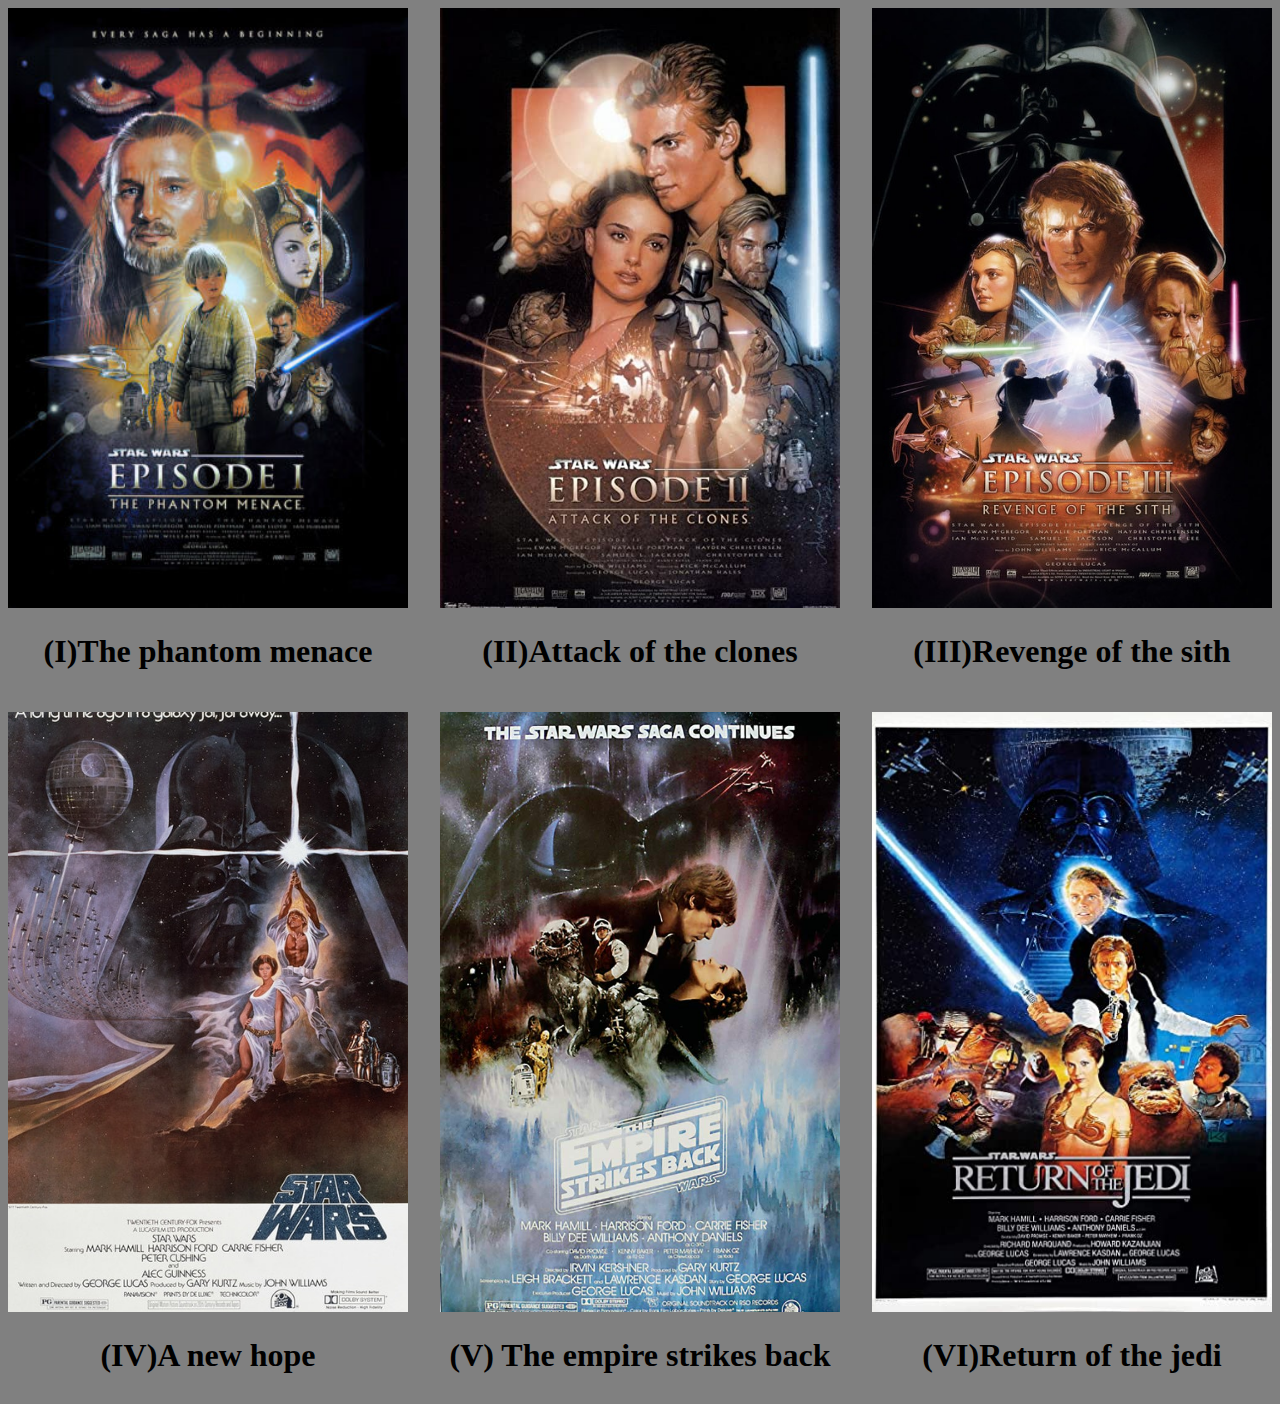
<file: final-project-web-master/final-project-web-master/final-project-web-main/index.html>
<!DOCTYPE html>
<html lang="en">

<head>
    <meta charset="UTF-8">
    <meta http-equiv="X-UA-Compatible" content="IE=edge">
    <meta name="viewport" content="width=device-width, initial-scale=1.0">
    <title>Document</title>
    <link rel="stylesheet" href="/final-project-web-master/final-project-web-master/final-project-web-main/main.css">
</head>

<body>

    <div class="grid">

        <div class="container">
            <div class="EPI">
                <a class="posterI poster" href="/final-project-web-master/final-project-web-master/info/EPI.html"><img
                        src="/final-project-web-master/final-project-web-master/final-project-web-main/images/s-l500.jpg"
                        alt=""></a>
                <h1>(I)The phantom menace</h1>
            </div>
            <div class="EPII">
                <a href="/final-project-web-master/final-project-web-master/info/EPI.html" class="posterII poster"> <img
                        src="/final-project-web-master/final-project-web-master/final-project-web-main/images/61zAkpvYLqL._AC_SY741_.jpg"
                        alt=""></a>
                <h1>(II)Attack of the clones</h1>
            </div>
            <div class="EPIII">
                <a href="/final-project-web-master/final-project-web-master/info/EPI.html" class="posterIII poster">
                    <img src="/final-project-web-master/final-project-web-master/final-project-web-main/images/Star-Wars-Revenge-Sith-III-Poster_646108ce.jpeg"
                        alt=""></a>
                <h1>(III)Revenge of the sith</h1>
            </div>
            <div class="EPIV">
                <a href="/og-trilogy/EPIV.html" class="posterIV"> <img
                        src="/final-project-web-master/final-project-web-master/final-project-web-main/images/Star-Wars-New-Hope-IV-Poster_c217085b.jpeg"
                        alt=""></a>
                <h1>(IV)A new hope</h1>



            </div>
            <div class="EPV">
                <a href="/og-trilogy/EPIV.html"><img
                        src="/og-trilogy/characters-and-lightsabers/images/empirestrikesback.jpg" alt=""></a>
                <h1>(V) The empire strikes back</h1>
            </div>

            <div class="EPVI">
                <a href="/og-trilogy/EPIV.html"><img
                        src="/og-trilogy/characters-and-lightsabers/images/71yBb+e2xjL._AC_SY606_.jpg" alt=""></a>
                <h1>(VI)Return of the jedi</h1>
            </div>

        </div>

    </div>

</body>

</html>
</file>
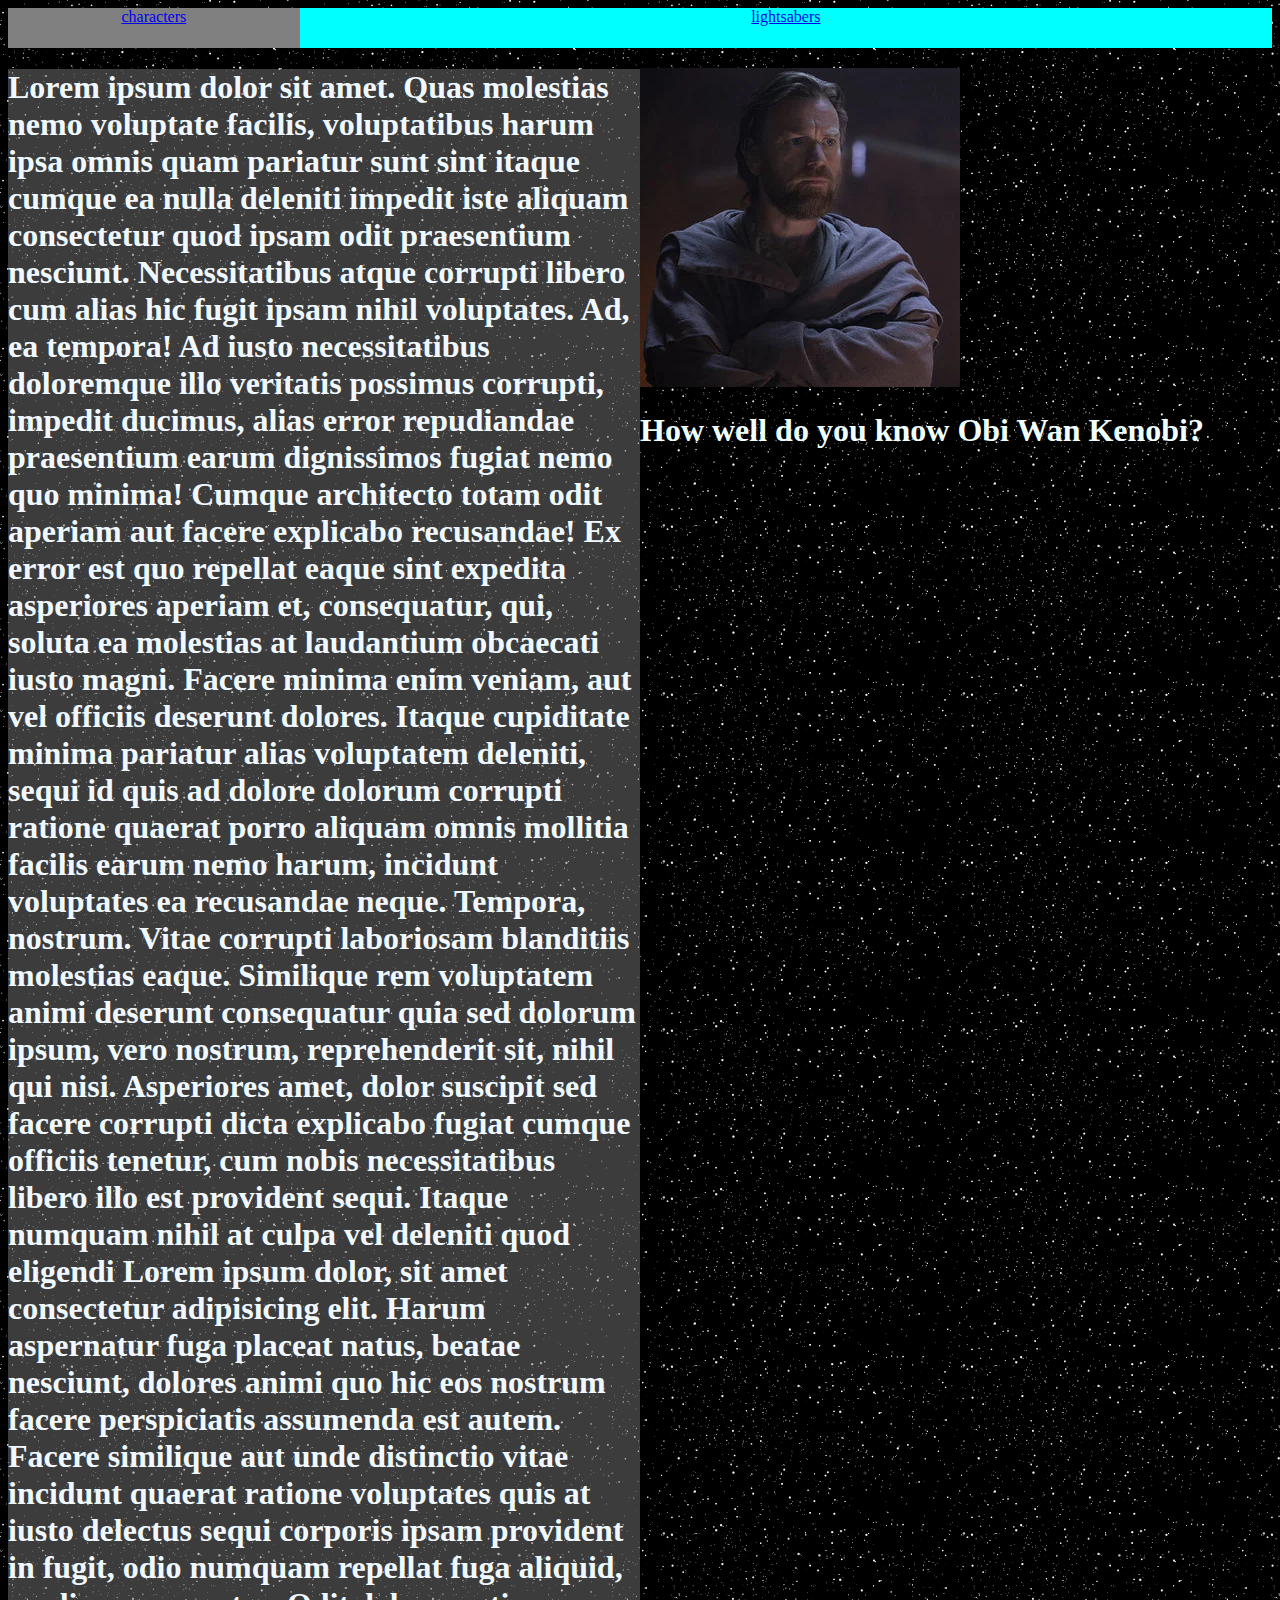
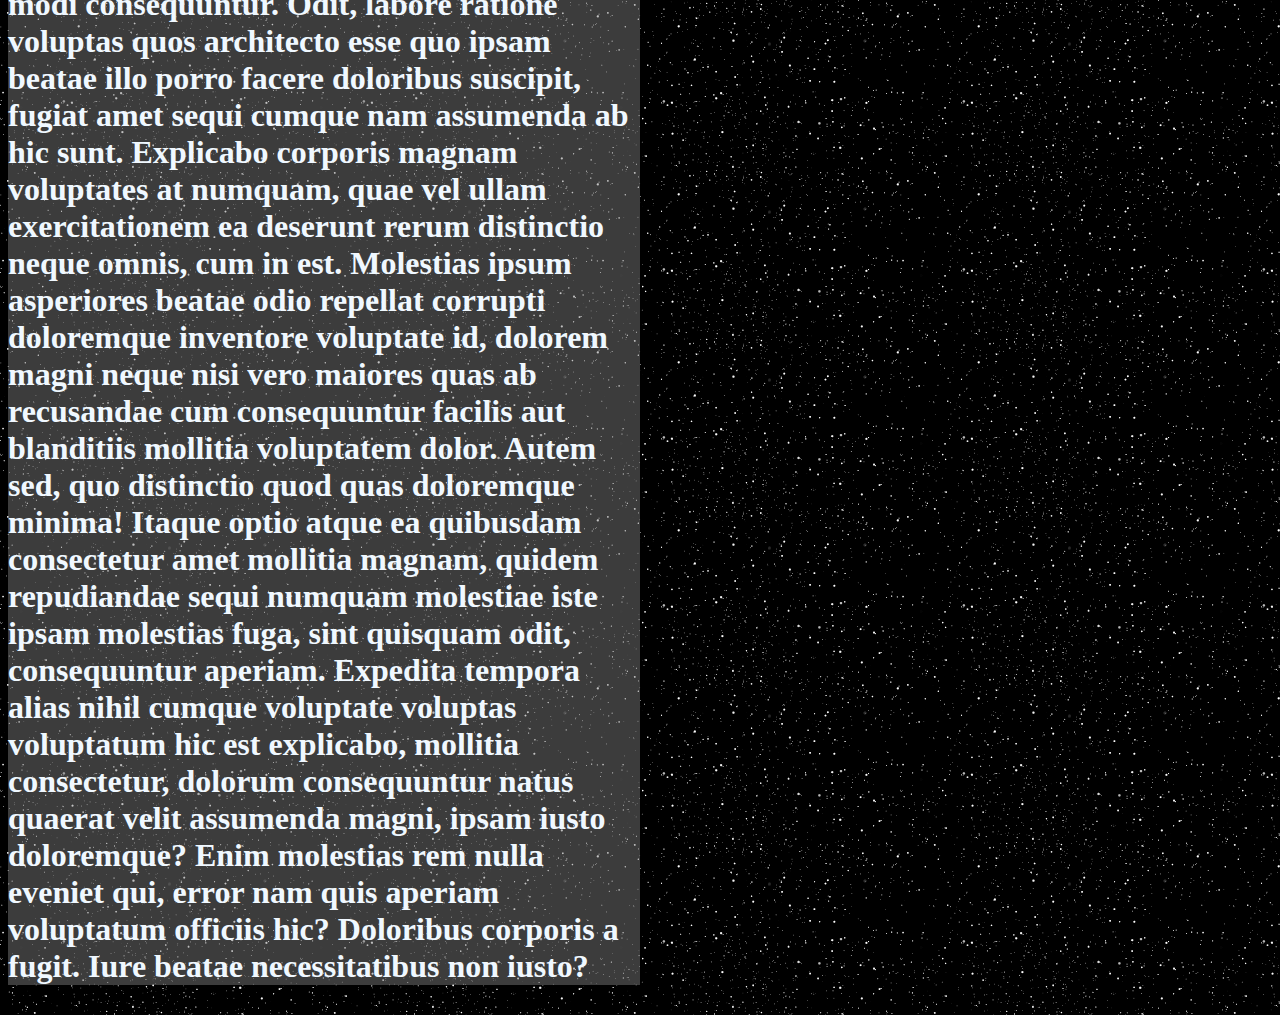
<file: og-trilogy/EPIV.html>
<!DOCTYPE html>
<html lang="en">
<head>
    <meta charset="UTF-8">
    <meta http-equiv="X-UA-Compatible" content="IE=edge">
    <meta name="viewport" content="width=device-width, initial-scale=1.0">
    <title>Document</title>
    <link rel="stylesheet" href="/og-trilogy/EPIV.css">
</head>
<body>
    <div class="navbar">
        <div class="characters">
            <a href="/og-trilogy/characters-and-lightsabers/ogcharacters.html">characters</a>

        </div>

        <div class="lightsabers">
            <a href="/og-trilogy/characters-and-lightsabers/oglightsabers.html"> lightsabers</a>
        </div>
    </div>

<div class="container">
    <div class="text">

        <h1 class="tekst" >
            Lorem ipsum dolor sit amet. Quas molestias nemo voluptate facilis, voluptatibus harum ipsa omnis quam pariatur sunt sint itaque cumque ea nulla deleniti impedit iste aliquam consectetur quod ipsam odit praesentium nesciunt. Necessitatibus atque corrupti libero cum alias hic fugit ipsam nihil voluptates. Ad, ea tempora! Ad iusto necessitatibus doloremque illo veritatis possimus corrupti, impedit ducimus, alias error repudiandae praesentium earum dignissimos fugiat nemo quo minima! Cumque architecto totam odit aperiam aut facere explicabo recusandae! Ex error est quo repellat eaque sint expedita asperiores aperiam et, consequatur, qui, soluta ea molestias at laudantium obcaecati iusto magni. Facere minima enim veniam, aut vel officiis deserunt dolores. Itaque cupiditate minima pariatur alias voluptatem deleniti, sequi id quis ad dolore dolorum corrupti ratione quaerat porro aliquam omnis mollitia facilis earum nemo harum, incidunt voluptates ea recusandae neque. Tempora, nostrum. Vitae corrupti laboriosam blanditiis molestias eaque. Similique rem voluptatem animi deserunt consequatur quia sed dolorum ipsum, vero nostrum, reprehenderit sit, nihil qui nisi. Asperiores amet, dolor suscipit sed facere corrupti dicta explicabo fugiat cumque officiis tenetur, cum nobis necessitatibus libero illo est provident sequi. Itaque numquam nihil at culpa vel deleniti quod eligendi
            Lorem ipsum dolor, sit amet consectetur adipisicing elit. Harum aspernatur fuga placeat natus, beatae nesciunt, dolores animi quo hic eos nostrum facere perspiciatis assumenda est autem. Facere similique aut unde distinctio vitae incidunt quaerat ratione voluptates quis at iusto delectus sequi corporis ipsam provident in fugit, odio numquam repellat fuga aliquid, modi consequuntur. Odit, labore ratione voluptas quos architecto esse quo ipsam beatae illo porro facere doloribus suscipit, fugiat amet sequi cumque nam assumenda ab hic sunt. Explicabo corporis magnam voluptates at numquam, quae vel ullam exercitationem ea deserunt rerum distinctio neque omnis, cum in est. Molestias ipsum asperiores beatae odio repellat corrupti doloremque inventore voluptate id, dolorem magni neque nisi vero maiores quas ab recusandae cum consequuntur facilis aut blanditiis mollitia voluptatem dolor. Autem sed, quo distinctio quod quas doloremque minima! Itaque optio atque ea quibusdam consectetur amet mollitia magnam, quidem repudiandae sequi numquam molestiae iste ipsam molestias fuga, sint quisquam odit, consequuntur aperiam. Expedita tempora alias nihil cumque voluptate voluptas voluptatum hic est explicabo, mollitia consectetur, dolorum consequuntur natus quaerat velit assumenda magni, ipsam iusto doloremque? Enim molestias rem nulla eveniet qui, error nam quis aperiam voluptatum officiis hic? Doloribus corporis a fugit. Iure beatae necessitatibus non iusto?
        </h1>

    </div>
    <div class="rightside">
        <a href="https://www.starwars.com/news/quiz-how-well-do-you-know-obi-wan-kenobi"><img src="/final-project-web-master/final-project-web-master/info/images/obi-wan-kenobi-main_3286c63c.webp" alt=""></a>
        <h1 class="quiz">How well do you know Obi Wan Kenobi?</h1>
        
    </div>
</div>

</body>
</html>
</file>
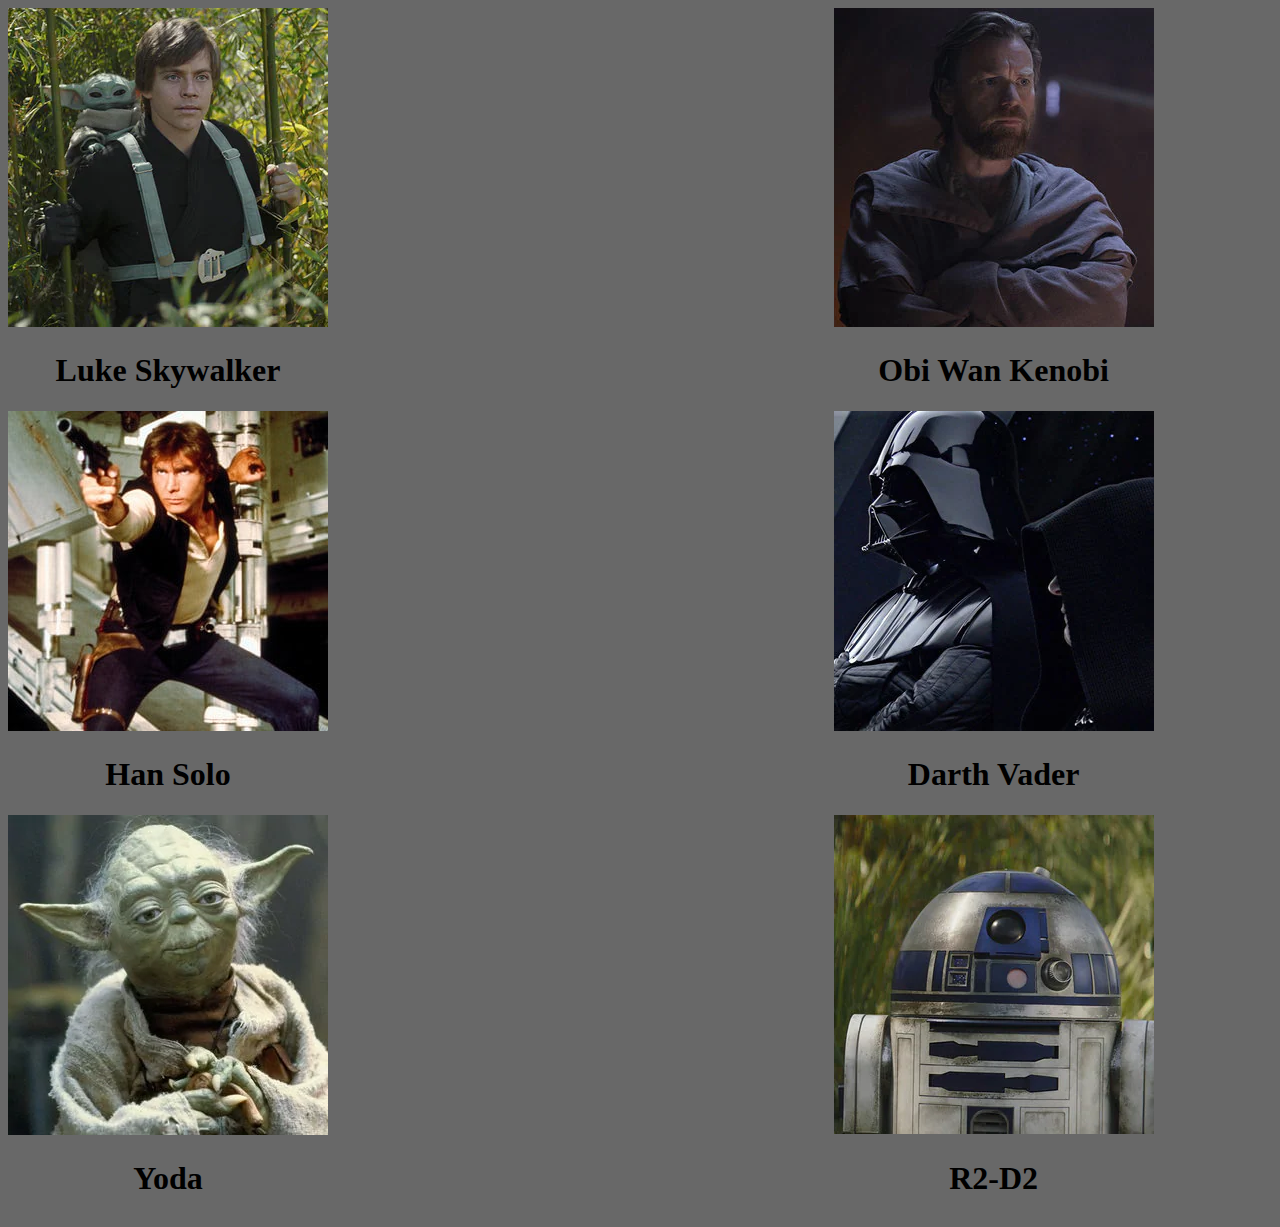
<file: og-trilogy/characters-and-lightsabers/ogcharacters.html>
<!DOCTYPE html>
<html lang="en">
<head>
    <meta charset="UTF-8">
    <meta http-equiv="X-UA-Compatible" content="IE=edge">
    <meta name="viewport" content="width=device-width, initial-scale=1.0">
    <title>Document</title>
    <link rel="stylesheet" href="/og-trilogy/characters-and-lightsabers/ogcharacters.css">
</head>
<body>
    <div class="container">
       <div class="luke">
        <img src="/og-trilogy/characters-and-lightsabers/images/luke-skywalker-main_fb34a1ff.webp" alt="" class="character"> 
        <h1>Luke Skywalker</h1> 
       </div>  
    <div class="obiwan">
        <img src="/og-trilogy/characters-and-lightsabers/images/obi-wan-kenobi-main_3286c63c.webp" alt="" class="character">
        <h1>Obi Wan Kenobi</h1>
    </div>
    <div class="solo">
        <img src="/og-trilogy/characters-and-lightsabers/images/han-solo-main_a4c8ff79.jpeg" alt="" class="character">
        <h1>Han Solo</h1>
    </div>
    <div class="vader">
        <img src="/og-trilogy/characters-and-lightsabers/images/vader.webp" alt="" class="character">
        <h1>Darth Vader</h1>
    </div>
    <div class="yoda">
        <img src="/og-trilogy/characters-and-lightsabers/images/Yoda-Retina_2a7ecc26.webp" alt="" class="character">
        <h1>Yoda</h1>
    </div>
    <div class="r2">
        <img src="/og-trilogy/characters-and-lightsabers/images/r2-d2-main_f315b094.webp" alt="" class="character">
        <h1>R2-D2</h1>
    </div>
    </div>

</body>
</html>
</file>
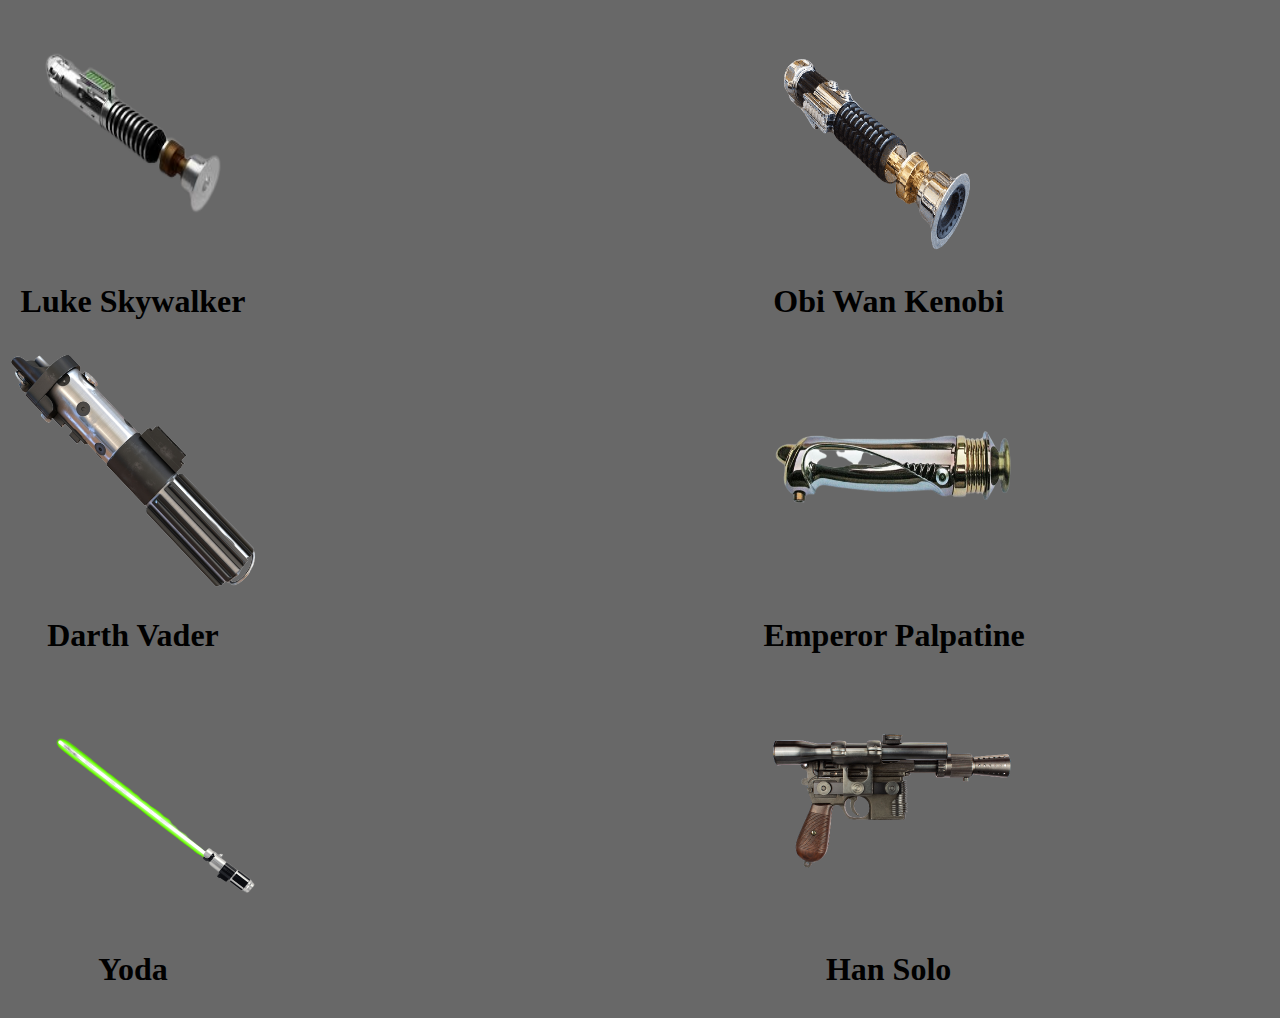
<file: og-trilogy/characters-and-lightsabers/oglightsabers.html>
<!DOCTYPE html>
<html lang="en">
<head>
    <meta charset="UTF-8">
    <meta http-equiv="X-UA-Compatible" content="IE=edge">
    <meta name="viewport" content="width=device-width, initial-scale=1.0">
    <title>Document</title>
    <link rel="stylesheet" href="/og-trilogy/characters-and-lightsabers/oglightsabers.css">
</head>
<body>
    
    <div class="container">
        <div class="luke">
         <img src="/og-trilogy/characters-and-lightsabers/images/lukesaberpng.png" alt="" class="character"> 
         <h1>Luke Skywalker</h1> 
        </div>  
     <div class="obiwan">
         <img src="/final-project-web-master/final-project-web-master/info/characters-and-lightsabers/lightsabers/kenobisaber.png" alt="" class="character">
         <h1>Obi Wan Kenobi</h1>
     </div>
     <div class="vader">
         <img src="images/vadersaber.png" alt="" class="character">
         <h1>Darth Vader</h1>
     </div>
     <div class="palpatine">
         <img src="/final-project-web-master/final-project-web-master/info/characters-and-lightsabers/lightsabers/palpatinesaber.png" alt="" class="character">
         <h1>Emperor Palpatine</h1>
     </div>
     <div class="yoda">
         <img src="/final-project-web-master/final-project-web-master/info/characters-and-lightsabers/lightsabers/yoda_lightsaber-removebg-preview.png" alt="" class="character">
         <h1>Yoda</h1>
     </div>
     <div class="solo">
         <img src="images/soloblaster.png" alt="" class="character">
         <h1>Han Solo</h1>
     </div>
     </div>

</body>
</html>
</file>
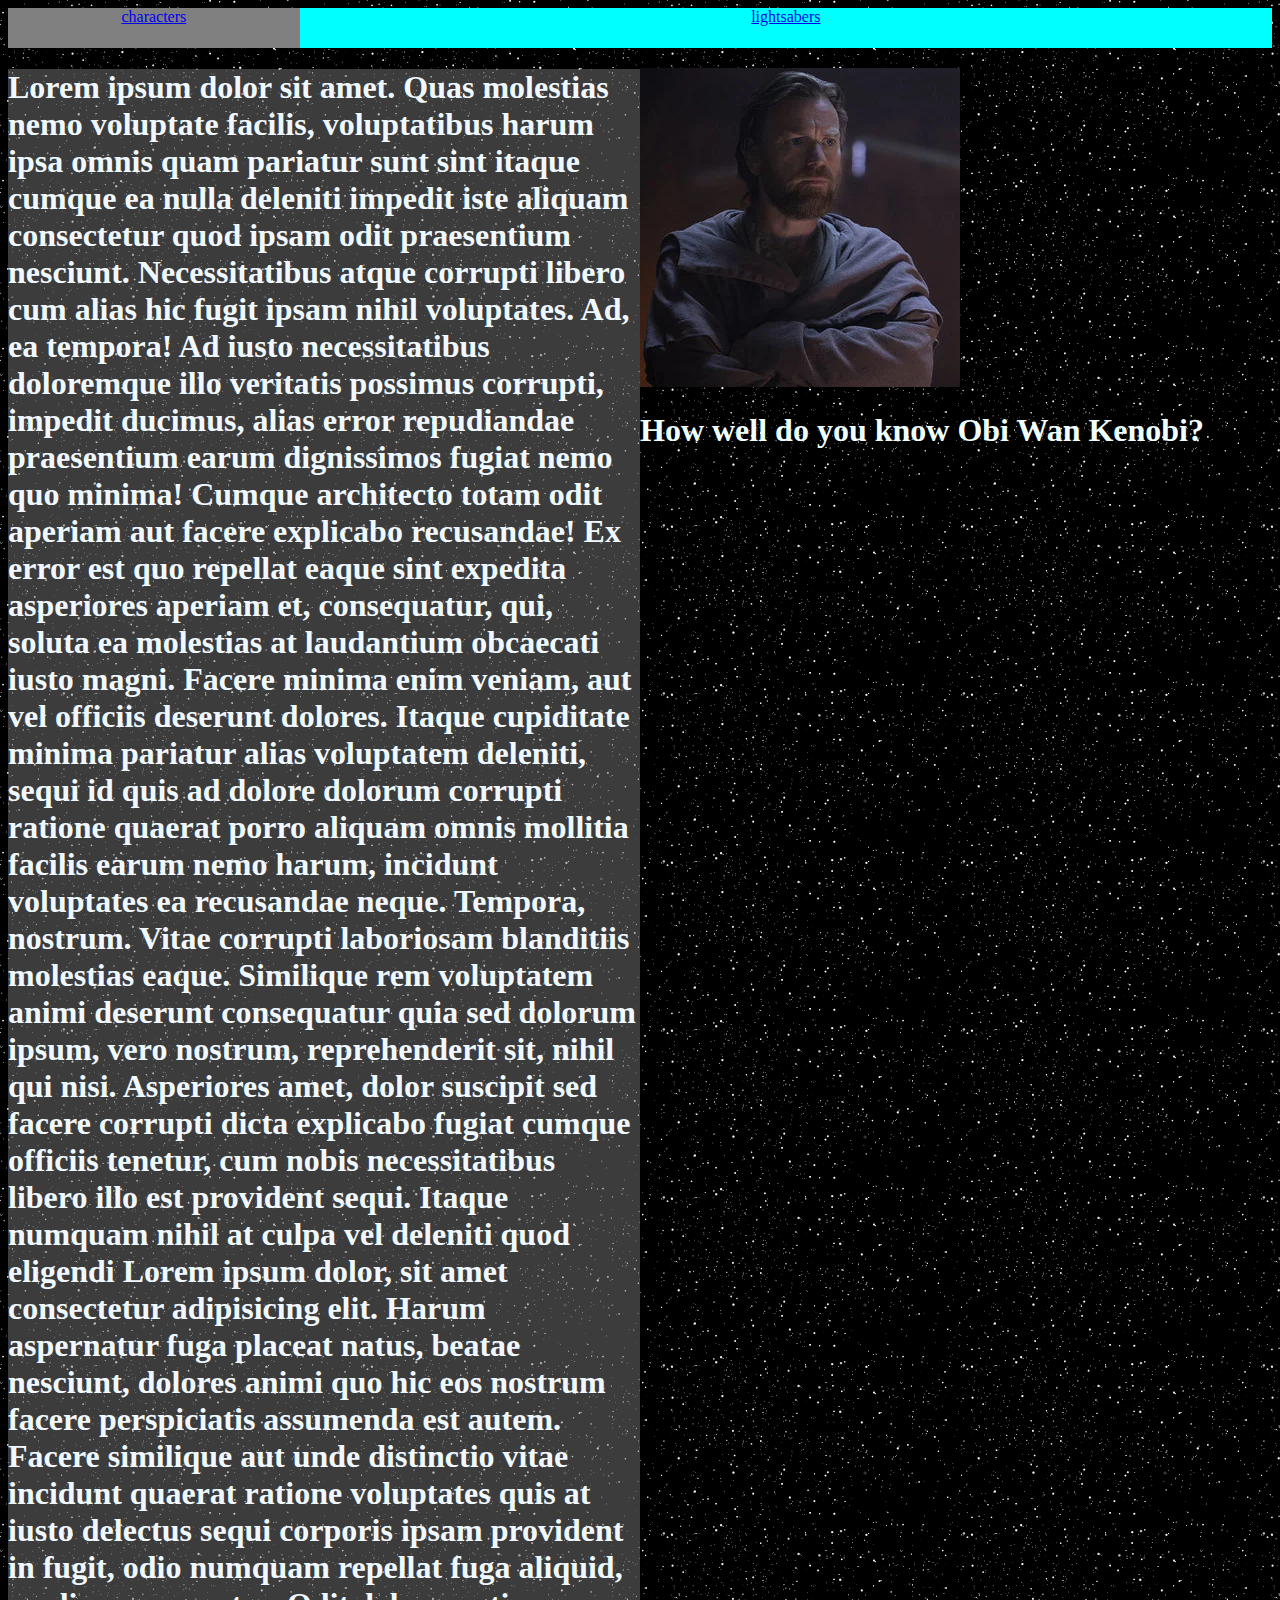
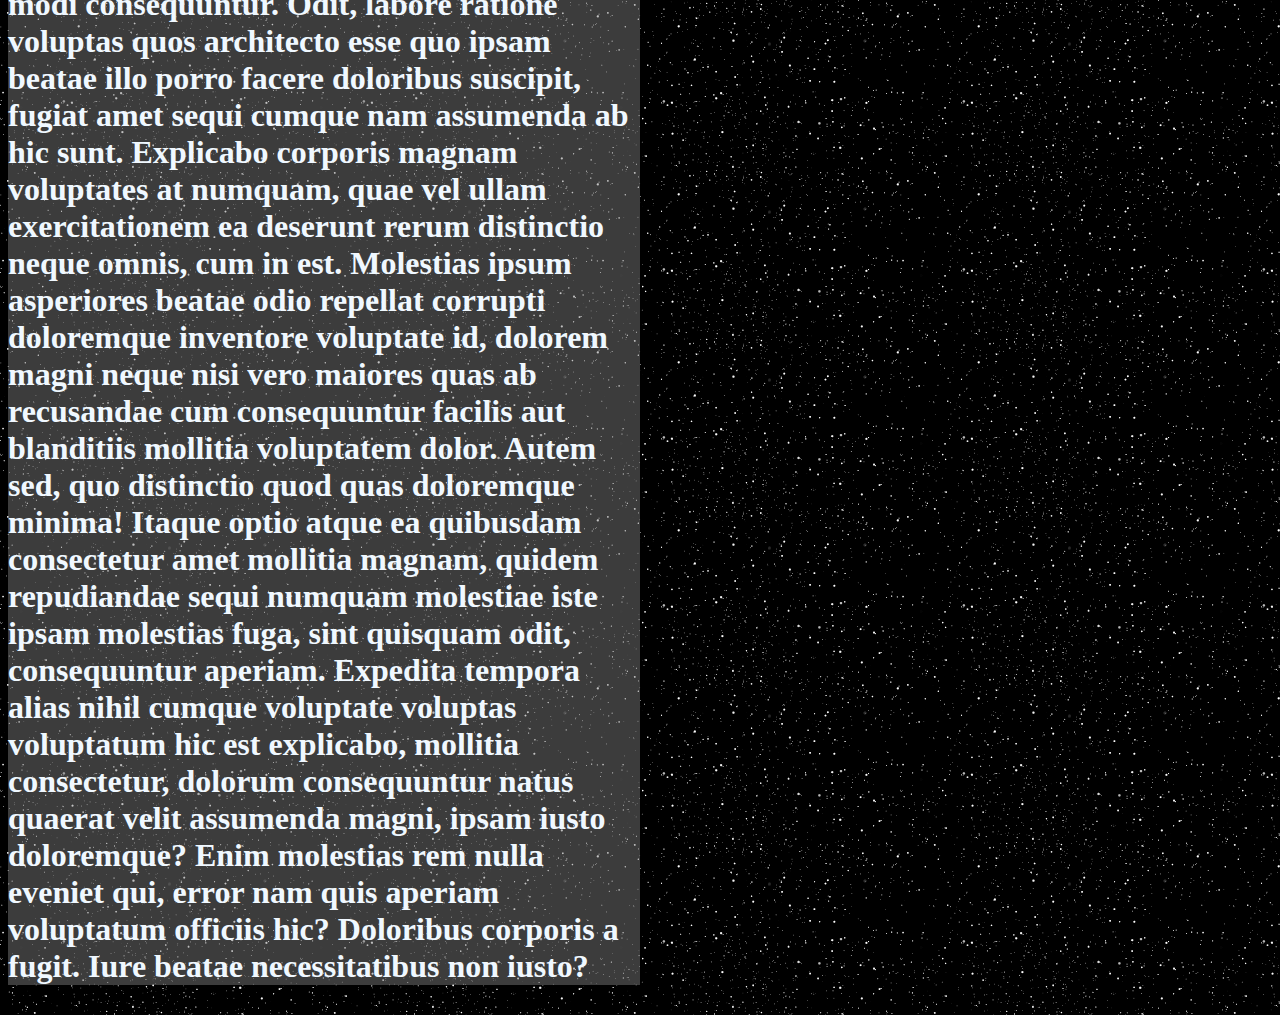
<file: final-project-web-master/final-project-web-master/info/EPI.html>
<!DOCTYPE html>
<html lang="en">
<head>
    <meta charset="UTF-8">
    <meta http-equiv="X-UA-Compatible" content="IE=edge">
    <meta name="viewport" content="width=device-width, initial-scale=1.0">
    <title>Document</title>
    <link rel="stylesheet" href="/final-project-web-master/final-project-web-master/info/EPI.css">
</head>
<body>
    <div class="navbar">
        <div class="characters">
            <a href="/final-project-web-master/final-project-web-master/info/characters-and-lightsabers/preqcharacters.html">characters</a>

        </div>

        <div class="lightsabers">
            <a href="/final-project-web-master/final-project-web-master/info/characters-and-lightsabers/preqlightsabers.html"> lightsabers</a>
        </div>
    </div>

<div class="container">
    <div class="text">

        <h1 class="tekst" >
            Lorem ipsum dolor sit amet. Quas molestias nemo voluptate facilis, voluptatibus harum ipsa omnis quam pariatur sunt sint itaque cumque ea nulla deleniti impedit iste aliquam consectetur quod ipsam odit praesentium nesciunt. Necessitatibus atque corrupti libero cum alias hic fugit ipsam nihil voluptates. Ad, ea tempora! Ad iusto necessitatibus doloremque illo veritatis possimus corrupti, impedit ducimus, alias error repudiandae praesentium earum dignissimos fugiat nemo quo minima! Cumque architecto totam odit aperiam aut facere explicabo recusandae! Ex error est quo repellat eaque sint expedita asperiores aperiam et, consequatur, qui, soluta ea molestias at laudantium obcaecati iusto magni. Facere minima enim veniam, aut vel officiis deserunt dolores. Itaque cupiditate minima pariatur alias voluptatem deleniti, sequi id quis ad dolore dolorum corrupti ratione quaerat porro aliquam omnis mollitia facilis earum nemo harum, incidunt voluptates ea recusandae neque. Tempora, nostrum. Vitae corrupti laboriosam blanditiis molestias eaque. Similique rem voluptatem animi deserunt consequatur quia sed dolorum ipsum, vero nostrum, reprehenderit sit, nihil qui nisi. Asperiores amet, dolor suscipit sed facere corrupti dicta explicabo fugiat cumque officiis tenetur, cum nobis necessitatibus libero illo est provident sequi. Itaque numquam nihil at culpa vel deleniti quod eligendi
            Lorem ipsum dolor, sit amet consectetur adipisicing elit. Harum aspernatur fuga placeat natus, beatae nesciunt, dolores animi quo hic eos nostrum facere perspiciatis assumenda est autem. Facere similique aut unde distinctio vitae incidunt quaerat ratione voluptates quis at iusto delectus sequi corporis ipsam provident in fugit, odio numquam repellat fuga aliquid, modi consequuntur. Odit, labore ratione voluptas quos architecto esse quo ipsam beatae illo porro facere doloribus suscipit, fugiat amet sequi cumque nam assumenda ab hic sunt. Explicabo corporis magnam voluptates at numquam, quae vel ullam exercitationem ea deserunt rerum distinctio neque omnis, cum in est. Molestias ipsum asperiores beatae odio repellat corrupti doloremque inventore voluptate id, dolorem magni neque nisi vero maiores quas ab recusandae cum consequuntur facilis aut blanditiis mollitia voluptatem dolor. Autem sed, quo distinctio quod quas doloremque minima! Itaque optio atque ea quibusdam consectetur amet mollitia magnam, quidem repudiandae sequi numquam molestiae iste ipsam molestias fuga, sint quisquam odit, consequuntur aperiam. Expedita tempora alias nihil cumque voluptate voluptas voluptatum hic est explicabo, mollitia consectetur, dolorum consequuntur natus quaerat velit assumenda magni, ipsam iusto doloremque? Enim molestias rem nulla eveniet qui, error nam quis aperiam voluptatum officiis hic? Doloribus corporis a fugit. Iure beatae necessitatibus non iusto?
        </h1>

    </div>
    <div class="rightside">
        <a href="https://www.starwars.com/news/quiz-how-well-do-you-know-obi-wan-kenobi"><img src="/final-project-web-master/final-project-web-master/info/images/obi-wan-kenobi-main_3286c63c.webp" alt=""></a>
        <h1 class="quiz">How well do you know Obi Wan Kenobi?</h1>
       
    </div>
</div>

</body>
</html>
</file>
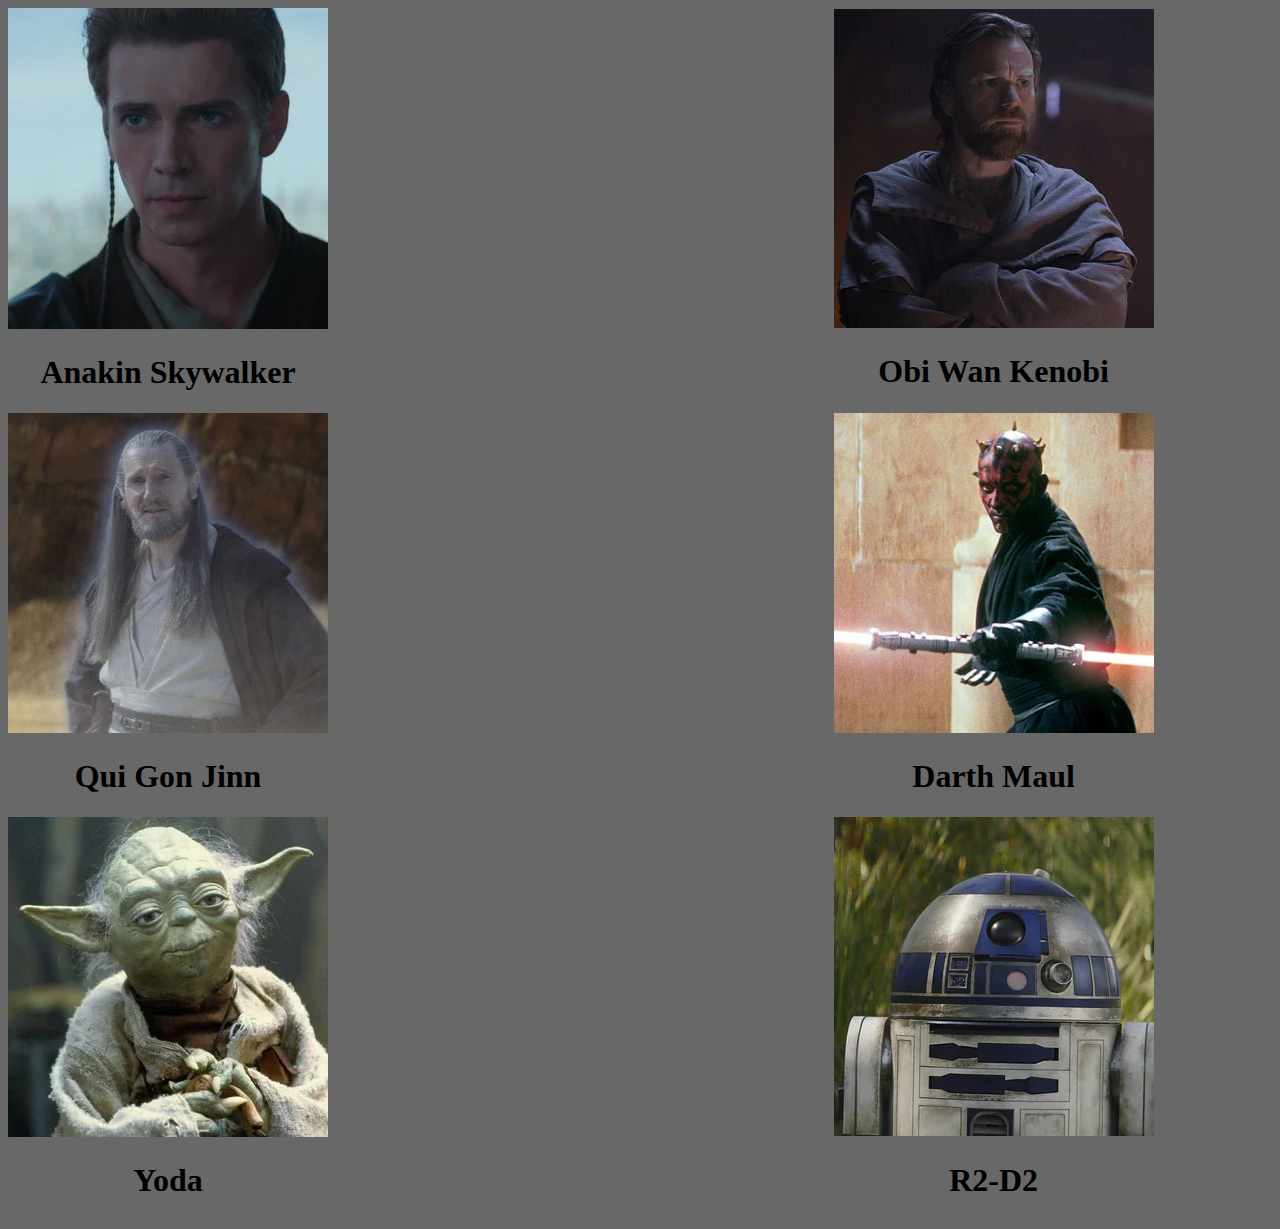
<file: final-project-web-master/final-project-web-master/info/characters-and-lightsabers/preqcharacters.html>
<!DOCTYPE html>
<html lang="en">
<head>
    <meta charset="UTF-8">
    <meta http-equiv="X-UA-Compatible" content="IE=edge">
    <meta name="viewport" content="width=device-width, initial-scale=1.0">
    <title>Document</title>
    <link rel="stylesheet" href="/final-project-web-master/final-project-web-master/info/characters-and-lightsabers/preqcharacters.css">
</head>
<body>
    <div class="container">
       <div class="anakin">
        <img src="/final-project-web-master/final-project-web-master/info/images/anakin-skywalker-main_0326586e.webp" alt="" class="character"> 
        <h1>Anakin Skywalker</h1> 
       </div>  
    <div class="obiwan">
        <img src="/final-project-web-master/final-project-web-master/info/images/obi-wan-kenobi-main_3286c63c.webp" alt="" class="character">
        <h1>Obi Wan Kenobi</h1>
    </div>
    <div class="quigon">
        <img src="/final-project-web-master/final-project-web-master/info/images/qui-gon-jinn-main_3386f119.webp" alt="" class="character">
        <h1>Qui Gon Jinn</h1>
    </div>
    <div class="maul">
        <img src="/final-project-web-master/final-project-web-master/info/images/Darth-Maul_632eb5af.jpeg" alt="" class="character">
        <h1>Darth Maul</h1>
    </div>
    <div class="yoda">
        <img src="/final-project-web-master/final-project-web-master/info/images/Yoda-Retina_2a7ecc26.webp" alt="" class="character">
        <h1>Yoda</h1>
    </div>
    <div class="r2">
        <img src="/final-project-web-master/final-project-web-master/info/images/r2-d2-main_f315b094.webp" alt="" class="character">
        <h1>R2-D2</h1>
    </div>
    </div>

</body>
</html>
</file>
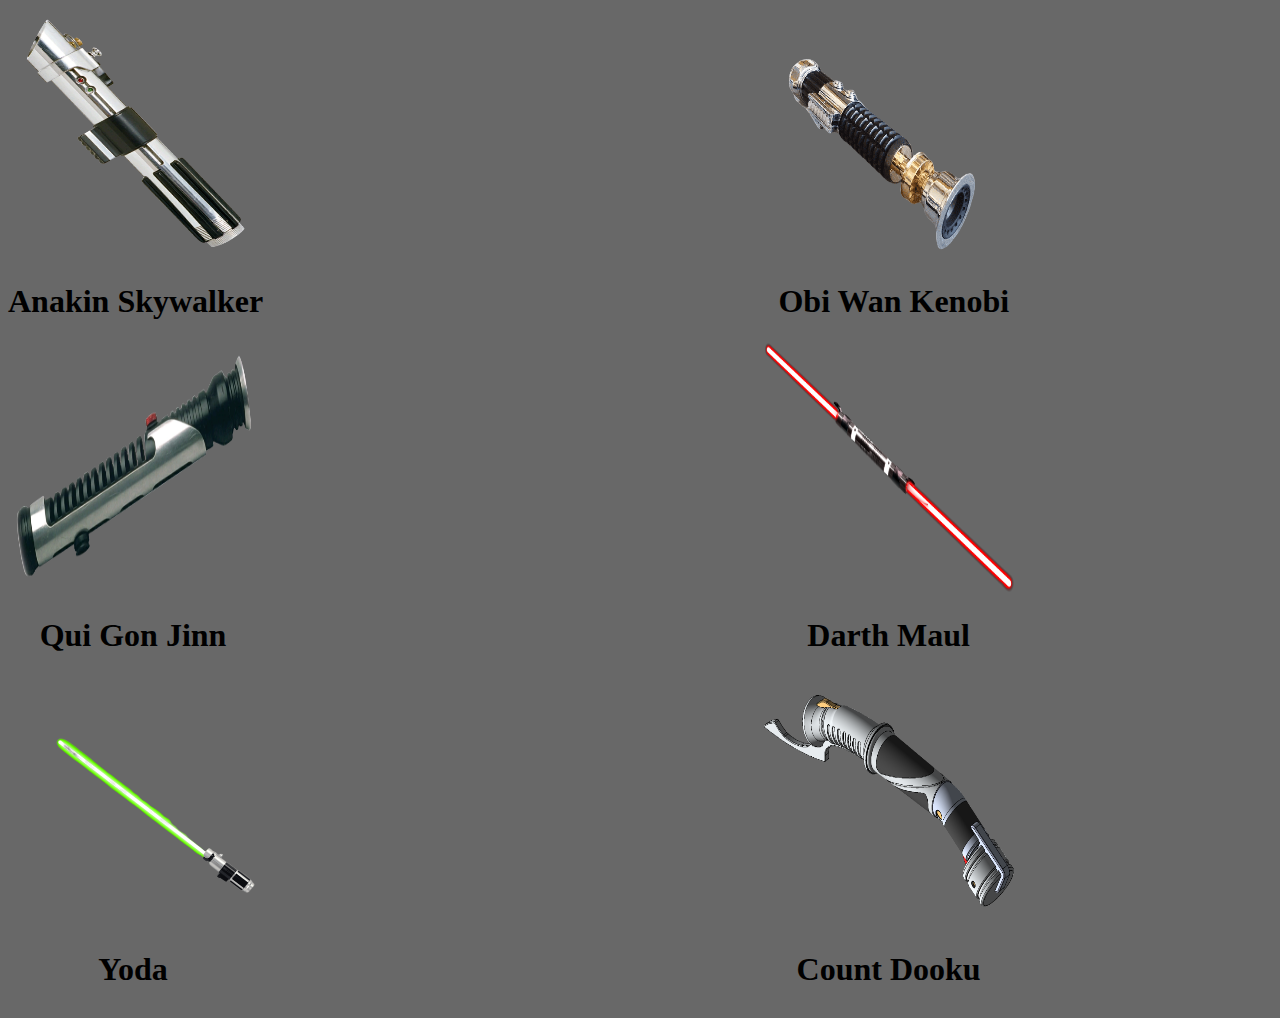
<file: final-project-web-master/final-project-web-master/info/characters-and-lightsabers/preqlightsabers.html>
<!DOCTYPE html>
<html lang="en">
<head>
    <meta charset="UTF-8">
    <meta http-equiv="X-UA-Compatible" content="IE=edge">
    <meta name="viewport" content="width=device-width, initial-scale=1.0">
    <title>Document</title>
    <link rel="stylesheet" href="/final-project-web-master/final-project-web-master/info/characters-and-lightsabers/preqlightsabers.css">
</head>
<body>
    
    <div class="container">
        <div class="anakin">
         <img src="/final-project-web-master/final-project-web-master/info/characters-and-lightsabers/lightsabers/Anakin_Skywalkers_first_lightsaber_-_SW_Card_Trader.webp" alt="" class="character"> 
         <h1>Anakin Skywalker</h1> 
        </div>  
     <div class="obiwan">
         <img src="/final-project-web-master/final-project-web-master/info/characters-and-lightsabers/lightsabers/kenobisaber.png" alt="" class="character">
         <h1>Obi Wan Kenobi</h1>
     </div>
     <div class="quigon">
         <img src="/final-project-web-master/final-project-web-master/info/characters-and-lightsabers/lightsabers/Qui-Gon_Jinns_lightsaber_-_SW_Card_Trader.webp" alt="" class="character">
         <h1>Qui Gon Jinn</h1>
     </div>
     <div class="maul">
         <img src="/final-project-web-master/final-project-web-master/info/characters-and-lightsabers/lightsabers/31-318715_double-lightsaber-3d-model-darth-maul-lightsaber-png.png" alt="" class="character">
         <h1>Darth Maul</h1>
     </div>
     <div class="yoda">
         <img src="/final-project-web-master/final-project-web-master/info/characters-and-lightsabers/lightsabers/yoda_lightsaber-removebg-preview.png" alt="" class="character">
         <h1>Yoda</h1>
     </div>
     <div class="dooku">
         <img src="/final-project-web-master/final-project-web-master/info/characters-and-lightsabers/lightsabers/large.png" alt="" class="character">
         <h1>Count Dooku</h1>
     </div>
     </div>

</body>
</html>
</file>
<file: final-project-web-master/final-project-web-master/final-project-web-main/main.css>
img{
    width: 400px;
    height: 600px;
    object-fit: cover;
}
.poster{
    width: 200px;
    height: 300px;
}
.container{
    display: flex;
    /* align-items: center; */
    /* flex-flow: row wrap; */
    flex-direction: row;
    gap: 20px;
     text-align: center;
    justify-content: space-between;
    flex-wrap: wrap;
}
body{
    background-color: gray;
}

/* .containeri{
    display: flex;
    align-items: center;
    flex-flow: row wrap;
    gap: 30%;
     text-align: center;
    justify-content: space-between;
    flex-direction: row;
} */

/* .grid {
    display: grid;
    gap: 1px;
    grid-template-columns: repeat(3, 1fr);
  } */

  /* .grid {
    display: grid;
    gap: 1px;
    grid-template-columns: repeat(3, 1fr);
  } */
</file>
<file: og-trilogy/EPIV.css>
.container{
    display: flex;
flex-direction:row;
}
.righside
{
    margin-top: 10%;
    display: flex;
    flex-direction: row;
}

.text{
    width: 50%;
}
.tekst{
    color: aliceblue;
}
.tekst{

    top: 0%;
    background-color: rgba(128, 128, 128, 0.466);
}

body{
    background-image: 
    url([data-uri]);
}

.characters{
    width: 30%;
    height: 40px;
    background-color: gray;
    text-align: center;
}
.lightsabers{
    width: 100%;
    background-color: aqua;
    text-align: center;
}
.navbar{
    display: flex;

}
.rightside{
    margin-top: 20px;
   color: azure;
}
</file>
<file: og-trilogy/characters-and-lightsabers/ogcharacters.css>
.container{
    display: flex;
    align-items: center;
    flex-flow: row wrap;
    gap: 40%;
    text-align: center;

}
body{
    background-color: rgb(104, 104, 104);
}
</file>
<file: og-trilogy/characters-and-lightsabers/oglightsabers.css>
.container{
    display: flex;
    align-items: center;
    flex-flow: row wrap;
    gap: 40%;
    text-align: center;
}
body{
    background-color: rgb(104, 104, 104);
}
img{
    width: 250px;
    height: 250px;
}
</file>
<file: final-project-web-master/final-project-web-master/info/EPI.css>
.container{
    display: flex;
flex-direction:row;
}
.righside
{
    margin-top: 10%;
    display: flex;
    flex-direction: row;
}

.text{
    width: 50%;
}
.tekst{
    color: aliceblue;
}
.tekst{

    top: 0%;
    background-color: rgba(128, 128, 128, 0.466);
}

body{
    background-image: 
    url([data-uri]);
}

.characters{
    width: 30%;
    height: 40px;
    background-color: gray;
    text-align: center;
}
.lightsabers{
    width: 100%;
    background-color: aqua;
    text-align: center;
}
.navbar{
    display: flex;

}
.rightside{
    margin-top: 20px;
    margin-left: 0%;
   color: azure;
}
</file>
<file: final-project-web-master/final-project-web-master/info/characters-and-lightsabers/preqcharacters.css>
.container{
    display: flex;
    align-items: center;
    flex-flow: row wrap;
    gap: 40%;
    text-align: center;

}
body{
    background-color: rgb(104, 104, 104);
}
</file>
<file: final-project-web-master/final-project-web-master/info/characters-and-lightsabers/preqlightsabers.css>
.container{
    display: flex;
    align-items: center;
    flex-flow: row wrap;
    gap: 40%;
    text-align: center;
}
body{
    background-color: rgb(104, 104, 104);
}
img{
    width: 250px;
    height: 250px;
}
</file>
